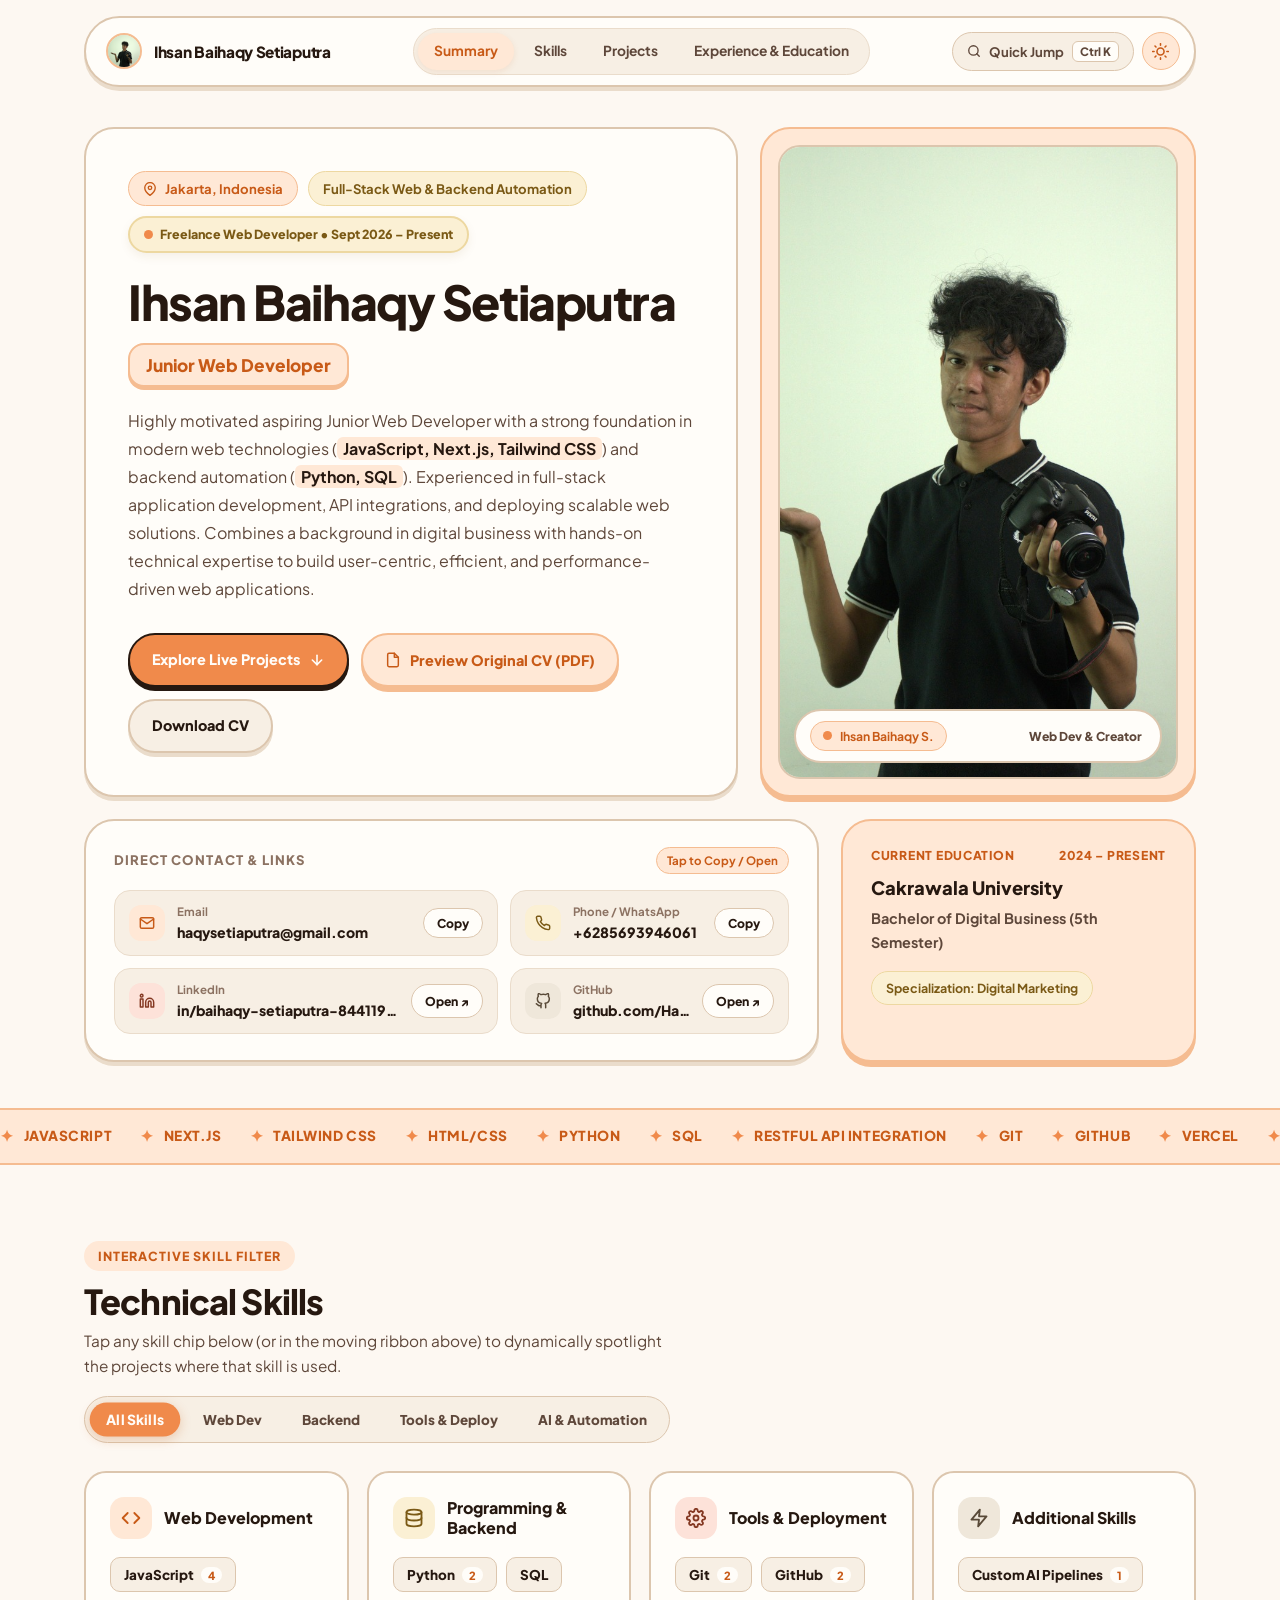
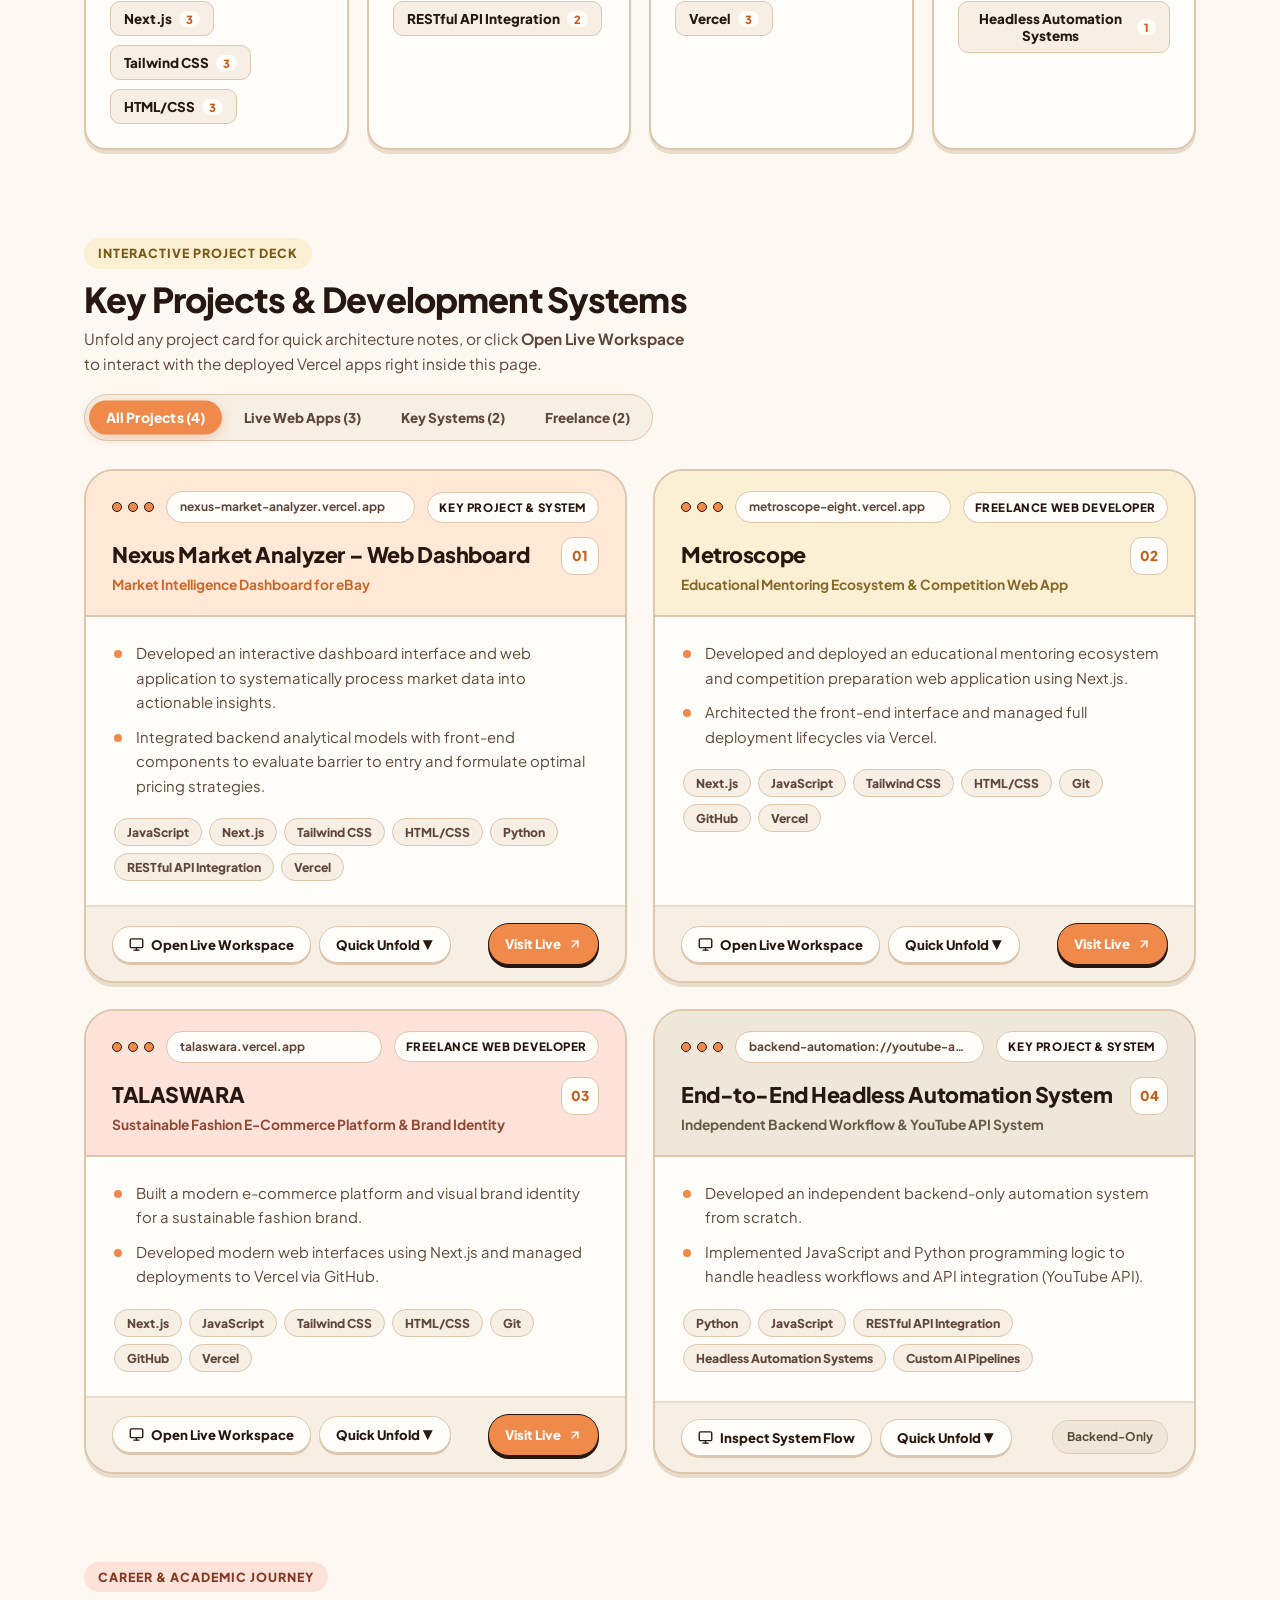
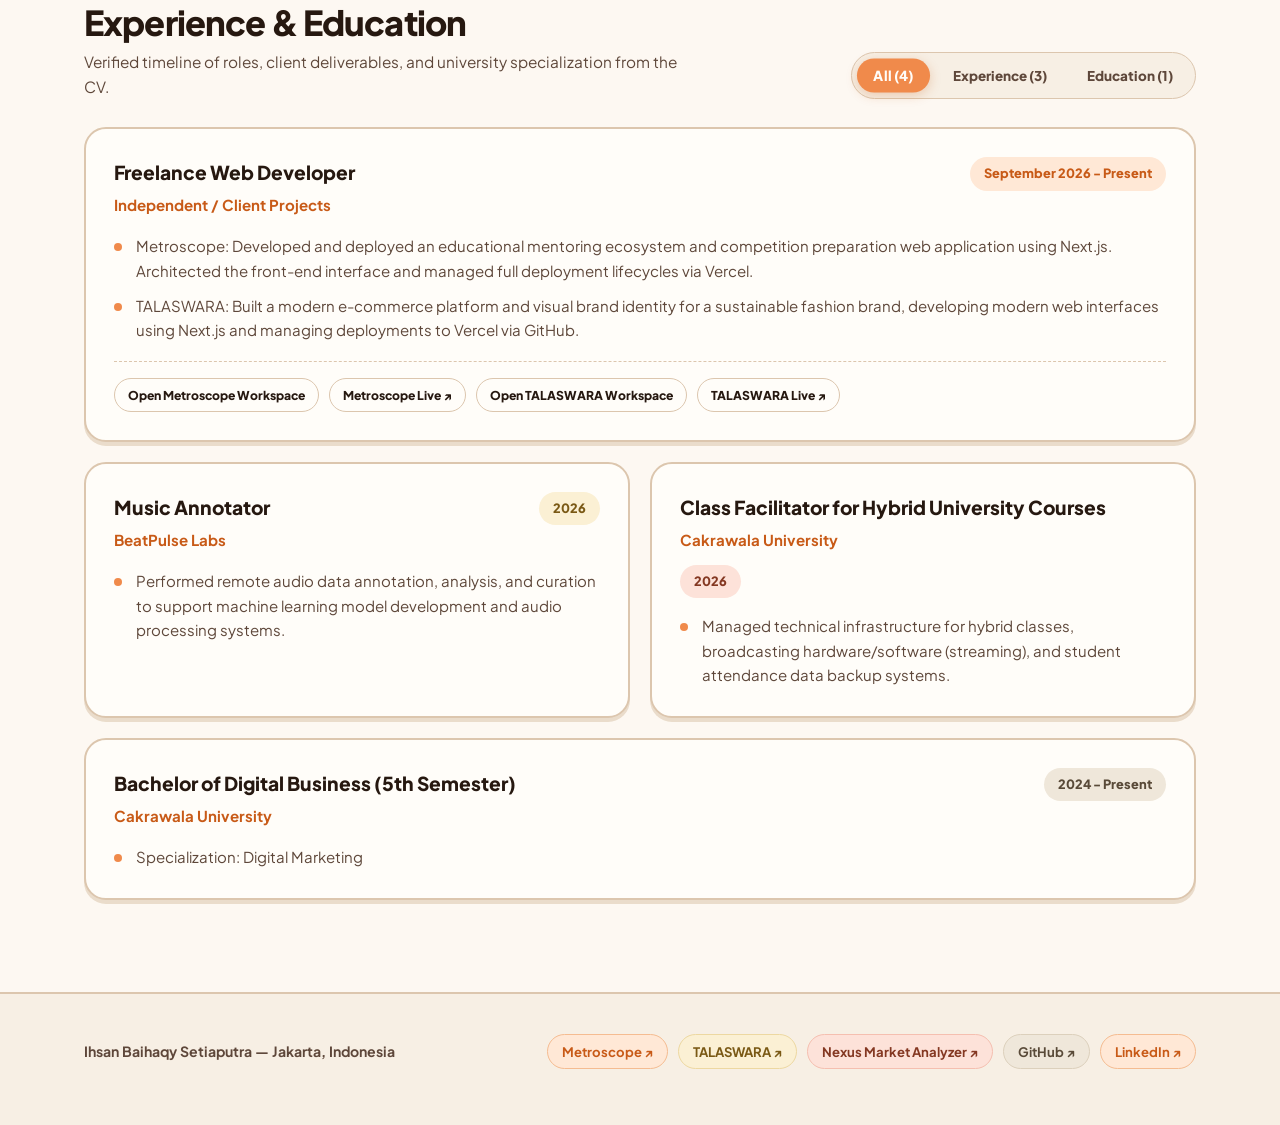
<file: index.html>
<!DOCTYPE html>
<html lang="en">
<head>
  <meta charset="UTF-8" />
  <meta name="viewport" content="width=device-width, initial-scale=1.0" />
  <title>Ihsan Baihaqy Setiaputra — Junior Web Developer Portfolio</title>
  <meta
    name="description"
    content="Interactive portfolio of Ihsan Baihaqy Setiaputra — Junior Web Developer specializing in JavaScript, Next.js, Tailwind CSS, Python, and Backend Automation."
  />
  <!-- Google Fonts: Plus Jakarta Sans -->
  <link rel="preconnect" href="https://fonts.googleapis.com" />
  <link rel="preconnect" href="https://fonts.gstatic.com" crossorigin />
  <link
    href="https://fonts.googleapis.com/css2?family=Plus+Jakarta+Sans:wght@400;500;600;700;800&display=swap"
    rel="stylesheet"
  />
  <link rel="stylesheet" href="styles.css" />
</head>
<body>
  <!-- Fluid Custom Cursor Follower -->
  <div class="cursor-follower" id="cursor-follower" aria-hidden="true"></div>

  <!-- Sticky Pill Navigation Header -->
  <header class="site-header">
    <nav class="nav-bar" aria-label="Primary Navigation">
      <a href="#summary" class="brand-identity">
        <img src="profile.jpg" alt="Ihsan Baihaqy Setiaputra" class="brand-avatar" />
        <span>Ihsan Baihaqy Setiaputra</span>
      </a>

      <div class="nav-links">
        <a href="#summary" class="nav-link active">Summary</a>
        <a href="#skills" class="nav-link">Skills</a>
        <a href="#projects" class="nav-link">Projects</a>
        <a href="#experience" class="nav-link">Experience &amp; Education</a>
      </div>

      <div class="nav-actions">
        <button
          type="button"
          class="cmd-btn"
          id="open-cmd-btn"
          title="Quick Actions &amp; Search (Ctrl+K)"
        >
          <svg width="14" height="14" viewBox="0 0 24 24" fill="none" stroke="currentColor" stroke-width="2.3" stroke-linecap="round" stroke-linejoin="round"><circle cx="11" cy="11" r="8"></circle><line x1="21" y1="21" x2="16.65" y2="16.65"></line></svg>
          <span>Quick Jump</span>
          <span class="kbd-shortcut">Ctrl K</span>
        </button>

        <button
          type="button"
          class="icon-btn"
          id="theme-toggle-btn"
          aria-label="Toggle Pastel Orange Cream / Cozy Terracotta Mode"
          title="Switch Pastel Orange Cream / Cozy Espresso Mode"
        >
          <svg width="17" height="17" viewBox="0 0 24 24" fill="none" stroke="currentColor" stroke-width="2.2" stroke-linecap="round" stroke-linejoin="round"><circle cx="12" cy="12" r="5"></circle><line x1="12" y1="1" x2="12" y2="3"></line><line x1="12" y1="21" x2="12" y2="23"></line><line x1="4.22" y1="4.22" x2="5.64" y2="5.64"></line><line x1="18.36" y1="18.36" x2="19.78" y2="19.78"></line><line x1="1" y1="12" x2="3" y2="12"></line><line x1="21" y1="12" x2="23" y2="12"></line><line x1="4.22" y1="19.78" x2="5.64" y2="18.36"></line><line x1="18.36" y1="5.64" x2="19.78" y2="4.22"></line></svg>
        </button>
      </div>
    </nav>
  </header>

  <main class="container">
    <!-- ======================================================================
         1. PLAYFUL BENTO HERO & PROFESSIONAL SUMMARY SECTION
         ====================================================================== -->
    <section class="hero-section" id="summary">
      <div class="bento-hero-grid">
        <!-- Left Main Bento Card -->
        <div class="hero-bento-main reveal-up">
          <div>
            <div class="hero-badges">
              <span class="pastel-pill pill-orange">
                <svg width="14" height="14" viewBox="0 0 24 24" fill="none" stroke="currentColor" stroke-width="2.3" stroke-linecap="round" stroke-linejoin="round"><path d="M21 10c0 7-9 13-9 13s-9-6-9-13a9 9 0 0 1 18 0z"></path><circle cx="12" cy="10" r="3"></circle></svg>
                <span>Jakarta, Indonesia</span>
              </span>
              <span class="pastel-pill pill-butter">Full-Stack Web &amp; Backend Automation</span>
              <div class="floating-sticker">
                <span class="live-pulse-dot"></span>
                <span>Freelance Web Developer • Sept 2026 – Present</span>
              </div>
            </div>

            <h1 class="hero-title">Ihsan Baihaqy Setiaputra</h1>
            <div class="hero-role-tag">
              <span>Junior Web Developer</span>
            </div>

            <p class="hero-summary">
              Highly motivated aspiring Junior Web Developer with a strong foundation in modern web
              technologies (<strong>JavaScript, Next.js, Tailwind CSS</strong>) and backend automation
              (<strong>Python, SQL</strong>). Experienced in full-stack application development, API
              integrations, and deploying scalable web solutions. Combines a background in digital
              business with hands-on technical expertise to build user-centric, efficient, and
              performance-driven web applications.
            </p>
          </div>

          <div class="hero-cta-row">
            <a href="#projects" class="btn btn-primary">
              <span>Explore Live Projects</span>
              <svg width="16" height="16" viewBox="0 0 24 24" fill="none" stroke="currentColor" stroke-width="2.4" stroke-linecap="round" stroke-linejoin="round"><line x1="12" y1="5" x2="12" y2="19"></line><polyline points="19 12 12 19 5 12"></polyline></svg>
            </a>

            <button type="button" class="btn btn-pastel-orange" id="preview-cv-btn">
              <svg width="16" height="16" viewBox="0 0 24 24" fill="none" stroke="currentColor" stroke-width="2.2" stroke-linecap="round" stroke-linejoin="round"><path d="M14 2H6a2 2 0 0 0-2 2v16a2 2 0 0 0 2 2h12a2 2 0 0 0 2-2V8z"></path><polyline points="14 2 14 8 20 8"></polyline></svg>
              <span>Preview Original CV (PDF)</span>
            </button>

            <a
              href="Ihsan_Baihaqy_Setiaputra_CV.pdf"
              download="Ihsan_Baihaqy_Setiaputra_CV.pdf"
              class="btn btn-cream"
            >
              <span>Download CV</span>
            </a>
          </div>
        </div>

        <!-- Right Portrait Bento Card (Hand gesturing toward intro on the left!) -->
        <div class="profile-portrait-card reveal-up">
          <div class="portrait-frame">
            <img
              src="profile.jpg"
              alt="Portrait of Ihsan Baihaqy Setiaputra"
              class="portrait-img"
            />
            <div class="portrait-caption-bar">
              <span class="pastel-pill pill-orange" style="font-size:0.76rem; padding:4px 12px;">
                <span class="live-pulse-dot"></span>
                <span>Ihsan Baihaqy S.</span>
              </span>
              <span class="portrait-tag">Web Dev &amp; Creator</span>
            </div>
          </div>
        </div>
      </div>

      <!-- Second Bento Row: Direct Contact (2x2 Grid) & Education Tile -->
      <div class="bento-sub-grid">
        <div class="contact-bento-card reveal-up">
          <div class="bento-card-header">
            <h2 class="side-card-title">Direct Contact &amp; Links</h2>
            <span class="pastel-pill pill-orange" style="font-size:0.72rem; padding:3px 10px;">Tap to Copy / Open</span>
          </div>

          <div class="contact-list contact-grid-2x2">
            <!-- Email -->
            <div class="contact-item">
              <div class="contact-item-left">
                <span class="contact-icon-box pill-orange">
                  <svg width="16" height="16" viewBox="0 0 24 24" fill="none" stroke="currentColor" stroke-width="2.2" stroke-linecap="round" stroke-linejoin="round"><path d="M4 4h16c1.1 0 2 .9 2 2v12c0 1.1-.9 2-2 2H4c-1.1 0-2-.9-2-2V6c0-1.1.9-2 2-2z"></path><polyline points="22,6 12,13 2,6"></polyline></svg>
                </span>
                <div class="contact-meta">
                  <span class="contact-label">Email</span>
                  <a href="mailto:haqysetiaputra@gmail.com" class="contact-value">haqysetiaputra@gmail.com</a>
                </div>
              </div>
              <button
                type="button"
                class="contact-action-btn"
                data-copy-value="haqysetiaputra@gmail.com"
                data-copy-label="Copied email: haqysetiaputra@gmail.com"
              >
                Copy
              </button>
            </div>

            <!-- Phone -->
            <div class="contact-item">
              <div class="contact-item-left">
                <span class="contact-icon-box pill-butter">
                  <svg width="16" height="16" viewBox="0 0 24 24" fill="none" stroke="currentColor" stroke-width="2.2" stroke-linecap="round" stroke-linejoin="round"><path d="M22 16.92v3a2 2 0 0 1-2.18 2 19.79 19.79 0 0 1-8.63-3.07 19.5 19.5 0 0 1-6-6 19.79 19.79 0 0 1-3.07-8.67A2 2 0 0 1 4.11 2h3a2 2 0 0 1 2 1.72 12.84 12.84 0 0 0 .7 2.81 2 2 0 0 1-.45 2.11L8.09 9.91a16 16 0 0 0 6 6l1.27-1.27a2 2 0 0 1 2.11-.45 12.84 12.84 0 0 0 2.81.7A2 2 0 0 1 22 16.92z"></path></svg>
                </span>
                <div class="contact-meta">
                  <span class="contact-label">Phone / WhatsApp</span>
                  <a href="tel:+6285693946061" class="contact-value">+6285693946061</a>
                </div>
              </div>
              <button
                type="button"
                class="contact-action-btn"
                data-copy-value="+6285693946061"
                data-copy-label="Copied phone: +6285693946061"
              >
                Copy
              </button>
            </div>

            <!-- LinkedIn -->
            <div class="contact-item">
              <div class="contact-item-left">
                <span class="contact-icon-box pill-apricot">
                  <svg width="16" height="16" viewBox="0 0 24 24" fill="none" stroke="currentColor" stroke-width="2.2" stroke-linecap="round" stroke-linejoin="round"><path d="M16 8a6 6 0 0 1 6 6v7h-4v-7a2 2 0 0 0-2-2 2 2 0 0 0-2 2v7h-4v-7a6 6 0 0 1 6-6z"></path><rect x="2" y="9" width="4" height="12"></rect><circle cx="4" cy="4" r="2"></circle></svg>
                </span>
                <div class="contact-meta">
                  <span class="contact-label">LinkedIn</span>
                  <a
                    href="https://www.linkedin.com/in/baihaqy-setiaputra-844119328/"
                    target="_blank"
                    rel="noopener noreferrer"
                    class="contact-value"
                  >
                    in/baihaqy-setiaputra-844119328
                  </a>
                </div>
              </div>
              <a
                href="https://www.linkedin.com/in/baihaqy-setiaputra-844119328/"
                target="_blank"
                rel="noopener noreferrer"
                class="contact-action-btn"
              >
                Open ↗
              </a>
            </div>

            <!-- GitHub -->
            <div class="contact-item">
              <div class="contact-item-left">
                <span class="contact-icon-box pill-sand">
                  <svg width="16" height="16" viewBox="0 0 24 24" fill="none" stroke="currentColor" stroke-width="2.2" stroke-linecap="round" stroke-linejoin="round"><path d="M9 19c-5 1.5-5-2.5-7-3m14 6v-3.87a3.37 3.37 0 0 0-.94-2.61c3.14-.35 6.44-1.54 6.44-7A5.44 5.44 0 0 0 20 4.77 5.07 5.07 0 0 0 19.91 1S18.73.65 16 2.48a13.38 13.38 0 0 0-7 0C6.27.65 5.09 1 5.09 1A5.07 5.07 0 0 0 5 4.77a5.44 5.44 0 0 0-1.5 3.78c0 5.42 3.3 6.61 6.44 7A3.37 3.37 0 0 0 9 18.13V22"></path></svg>
                </span>
                <div class="contact-meta">
                  <span class="contact-label">GitHub</span>
                  <a
                    href="https://github.com/Haqys"
                    target="_blank"
                    rel="noopener noreferrer"
                    class="contact-value"
                  >
                    github.com/Haqys
                  </a>
                </div>
              </div>
              <a
                href="https://github.com/Haqys"
                target="_blank"
                rel="noopener noreferrer"
                class="contact-action-btn"
              >
                Open ↗
              </a>
            </div>
          </div>
        </div>

        <!-- Education Bento Tile -->
        <div class="education-bento-card reveal-up">
          <div>
            <div class="edu-mini-header">
              <span>Current Education</span>
              <span>2024 – Present</span>
            </div>
            <div class="edu-mini-uni">Cakrawala University</div>
            <div class="edu-mini-degree">
              Bachelor of Digital Business (5th Semester)
            </div>
          </div>
          <div style="margin-top:16px;">
            <span class="pastel-pill pill-butter" style="font-size:0.78rem;">
              Specialization: Digital Marketing
            </span>
          </div>
        </div>
      </div>
    </section>
  </main>

  <!-- ========================================================================
       INTERACTIVE KINETIC SKILL MARQUEE RIBBON (Click any item to filter!)
       ======================================================================== -->
  <div class="marquee-wrapper" aria-label="Interactive Technical Skills Ticker">
    <div class="marquee-track" id="skill-marquee-track"></div>
  </div>

  <main class="container">
    <!-- ======================================================================
         2. INTERACTIVE TECHNICAL SKILLS PLAYGROUND
         ====================================================================== -->
    <section class="section-block" id="skills">
      <div class="section-header reveal-up">
        <div>
          <span class="section-eyebrow pill-orange">Interactive Skill Filter</span>
          <h2 class="section-title">Technical Skills</h2>
          <p class="section-subtitle">
            Tap any skill chip below (or in the moving ribbon above) to dynamically spotlight the projects where that skill is used.
          </p>
        </div>

        <div class="category-tabs" role="tablist" aria-label="Skill Categories">
          <button type="button" class="tab-btn active" data-skill-group-tab="all">All Skills</button>
          <button type="button" class="tab-btn" data-skill-group-tab="web-dev">Web Dev</button>
          <button type="button" class="tab-btn" data-skill-group-tab="backend">Backend</button>
          <button type="button" class="tab-btn" data-skill-group-tab="tools">Tools &amp; Deploy</button>
          <button type="button" class="tab-btn" data-skill-group-tab="additional">AI &amp; Automation</button>
        </div>
      </div>

      <!-- Active Skill Filter Indicator Banner -->
      <div class="active-skill-banner" id="active-skill-banner">
        <span id="active-skill-banner-text"></span>
        <button type="button" class="clear-skill-btn" id="clear-skill-filter-btn">
          Reset Filter ✕
        </button>
      </div>

      <div class="skills-grid" id="skills-grid-container"></div>
    </section>

    <!-- ======================================================================
         3. KEY PROJECTS, FREELANCE WORK & DEVELOPMENT SYSTEMS
         ====================================================================== -->
    <section class="section-block" id="projects">
      <div class="section-header reveal-up">
        <div>
          <span class="section-eyebrow pill-butter">Interactive Project Deck</span>
          <h2 class="section-title">Key Projects &amp; Development Systems</h2>
          <p class="section-subtitle">
            Unfold any project card for quick architecture notes, or click
            <strong>Open Live Workspace</strong> to interact with the deployed Vercel apps right inside this page.
          </p>
        </div>

        <div class="category-tabs" role="tablist" aria-label="Project Filter">
          <button type="button" class="tab-btn active" data-project-tab="all">All Projects (4)</button>
          <button type="button" class="tab-btn" data-project-tab="live">Live Web Apps (3)</button>
          <button type="button" class="tab-btn" data-project-tab="key-systems">Key Systems (2)</button>
          <button type="button" class="tab-btn" data-project-tab="freelance">Freelance (2)</button>
        </div>
      </div>

      <div class="projects-grid" id="projects-grid-container"></div>
    </section>

    <!-- ======================================================================
         4. EXPERIENCE & EDUCATION STEPPING CARDS
         ====================================================================== -->
    <section class="section-block" id="experience">
      <div class="section-header reveal-up">
        <div>
          <span class="section-eyebrow pill-apricot">Career &amp; Academic Journey</span>
          <h2 class="section-title">Experience &amp; Education</h2>
          <p class="section-subtitle">
            Verified timeline of roles, client deliverables, and university specialization from the CV.
          </p>
        </div>

        <div class="category-tabs" role="tablist" aria-label="Timeline Filter">
          <button type="button" class="tab-btn active" data-timeline-tab="all">All (4)</button>
          <button type="button" class="tab-btn" data-timeline-tab="experience">Experience (3)</button>
          <button type="button" class="tab-btn" data-timeline-tab="education">Education (1)</button>
        </div>
      </div>

      <div class="timeline-layout" id="timeline-list-container"></div>
    </section>
  </main>

  <!-- ========================================================================
       FOOTER
       ======================================================================== -->
  <footer class="site-footer">
    <div class="container footer-inner">
      <div>
        <p class="footer-copy">
          <strong>Ihsan Baihaqy Setiaputra</strong> — Jakarta, Indonesia
        </p>
      </div>

      <div class="footer-links">
        <a
          href="https://metroscope-eight.vercel.app/"
          target="_blank"
          rel="noopener noreferrer"
          class="pastel-pill pill-orange"
        >
          Metroscope ↗
        </a>
        <a
          href="https://talaswara.vercel.app/"
          target="_blank"
          rel="noopener noreferrer"
          class="pastel-pill pill-butter"
        >
          TALASWARA ↗
        </a>
        <a
          href="https://nexus-market-analyzer.vercel.app/"
          target="_blank"
          rel="noopener noreferrer"
          class="pastel-pill pill-apricot"
        >
          Nexus Market Analyzer ↗
        </a>
        <a
          href="https://github.com/Haqys"
          target="_blank"
          rel="noopener noreferrer"
          class="pastel-pill pill-sand"
        >
          GitHub ↗
        </a>
        <a
          href="https://www.linkedin.com/in/baihaqy-setiaputra-844119328/"
          target="_blank"
          rel="noopener noreferrer"
          class="pastel-pill pill-orange"
        >
          LinkedIn ↗
        </a>
      </div>
    </div>
  </footer>

  <!-- ========================================================================
       INTERACTIVE WORKSPACE MODAL (LIVE APP IFRAME / ARCHITECTURE / CV PDF)
       ======================================================================== -->
  <div class="modal-backdrop" id="workspace-modal" role="dialog" aria-modal="true" aria-labelledby="modal-title-text">
    <div class="modal-window">
      <div class="modal-toolbar">
        <div class="modal-title-group">
          <span class="brand-monogram">IBS</span>
          <h3 class="modal-title" id="modal-title-text">Project Preview</h3>
        </div>

        <div class="viewport-switcher" id="modal-viewport-switcher">
          <button type="button" class="vp-btn active" data-vp="desktop">Desktop</button>
          <button type="button" class="vp-btn" data-vp="tablet">Tablet (768px)</button>
          <button type="button" class="vp-btn" data-vp="mobile">Mobile (390px)</button>
        </div>

        <div class="modal-actions">
          <a
            href="#"
            target="_blank"
            rel="noopener noreferrer"
            class="project-btn project-btn-live"
            id="modal-external-link"
          >
            <span>Open in New Tab ↗</span>
          </a>
          <button
            type="button"
            class="modal-close-btn"
            id="modal-close-btn"
            aria-label="Close Preview Modal"
          >
            ✕
          </button>
        </div>
      </div>

      <div class="modal-content-stage" id="modal-stage-container"></div>
    </div>
  </div>

  <!-- ========================================================================
       COMMAND PALETTE MODAL (Ctrl+K)
       ======================================================================== -->
  <div class="cmd-backdrop" id="cmd-backdrop" role="dialog" aria-modal="true" aria-label="Quick Jump Palette">
    <div class="cmd-dialog">
      <div class="cmd-input-wrap">
        <svg width="18" height="18" viewBox="0 0 24 24" fill="none" stroke="currentColor" stroke-width="2.2" stroke-linecap="round" stroke-linejoin="round"><circle cx="11" cy="11" r="8"></circle><line x1="21" y1="21" x2="16.65" y2="16.65"></line></svg>
        <input
          type="text"
          class="cmd-input"
          id="cmd-search-input"
          placeholder="Jump to a live project, preview CV, or copy contact info..."
          autocomplete="off"
        />
      </div>
      <div class="cmd-results" id="cmd-results-list"></div>
    </div>
  </div>

  <!-- Toast Notification -->
  <div class="toast-notification" id="toast-notification" role="status" aria-live="polite"></div>

  <script src="script.js"></script>
</body>
</html>
</file>
<file: styles.css>
/* ==========================================================================
   Ihsan Baihaqy Setiaputra — Interactive Portfolio
   Theme: Pastel Orange & Warm Cream (Strictly No Gradients)
   Typography: Plus Jakarta Sans
   Motion: Fluid Spring & Tactile Micro-Interactions
   ========================================================================== */

:root {
  /* Warm Cream Surfaces */
  --cream-canvas: #FDF8F2;
  --cream-soft: #F7EFE4;
  --cream-biscuit: #EFE3D3;
  --cream-card: #FFFDF9;
  --cream-card-hover: #FFFFFF;

  /* Pastel Orange & Apricot Palette (Solid, Flat, Smooth) */
  --orange-pastel-light: #FFE8D6;
  --orange-pastel-mid: #FFD4B2;
  --orange-pastel-border: #F5BC91;
  --orange-pastel-accent: #F08A4B;
  --orange-pastel-deep: #C85A17;

  /* Complementary Warm Cream-Toned Accents (Zero Gradients) */
  --butter-cream-bg: #FBF0D4;
  --butter-cream-border: #EDD8A1;
  --butter-cream-text: #7A5915;

  --apricot-blush-bg: #FDE2D9;
  --apricot-blush-border: #F5BFB0;
  --apricot-blush-text: #843822;

  --warm-sand-bg: #EFE7DA;
  --warm-sand-border: #DCD0BC;
  --warm-sand-text: #594A38;

  /* Warm Espresso Ink Typography */
  --ink-primary: #261810;
  --ink-secondary: #5E473A;
  --ink-muted: #8C7262;

  /* Borders & Tactile Offset Shadows (Solid, Playful, Clean) */
  --border-light: #EADCCB;
  --border-medium: #DCC6AE;
  --border-strong: #261810;

  --shadow-soft: 0 8px 24px rgba(38, 24, 16, 0.05);
  --shadow-float: 0 18px 38px rgba(200, 90, 23, 0.10);
  --shadow-tactile: 0 4px 0 #EADCCB;
  --shadow-tactile-orange: 0 5px 0 #F5BC91;
  --shadow-tactile-dark: 0 4px 0 #261810;

  /* Radii */
  --radius-xs: 10px;
  --radius-sm: 16px;
  --radius-md: 22px;
  --radius-lg: 30px;
  --radius-pill: 9999px;

  /* Fluid Spring Easings */
  --ease-spring: cubic-bezier(0.34, 1.56, 0.64, 1);
  --ease-fluid: cubic-bezier(0.22, 1, 0.36, 1);
  --ease-snappy: cubic-bezier(0.16, 1, 0.3, 1);
}

/* Warm Espresso / Cozy Terracotta Night Mode */
[data-theme="cozy-night"] {
  --cream-canvas: #1E1510;
  --cream-soft: #281C16;
  --cream-biscuit: #35261E;
  --cream-card: #241913;
  --cream-card-hover: #2D2019;

  --orange-pastel-light: #3E271B;
  --orange-pastel-mid: #523221;
  --orange-pastel-border: #7A492E;
  --orange-pastel-accent: #F4975E;
  --orange-pastel-deep: #FFBE94;

  --butter-cream-bg: #362C1A;
  --butter-cream-border: #594728;
  --butter-cream-text: #F7DFA0;

  --apricot-blush-bg: #3B231D;
  --apricot-blush-border: #63382E;
  --apricot-blush-text: #F9C3B4;

  --warm-sand-bg: #30251D;
  --warm-sand-border: #4A392D;
  --warm-sand-text: #DFCFC0;

  --ink-primary: #FDF8F2;
  --ink-secondary: #D4C2B4;
  --ink-muted: #9E8878;

  --border-light: #382820;
  --border-medium: #4F392D;
  --border-strong: #F4975E;

  --shadow-tactile: 0 4px 0 #382820;
  --shadow-tactile-orange: 0 5px 0 #7A492E;
  --shadow-tactile-dark: 0 4px 0 #F4975E;
}

/* ==========================================================================
   Reset & Base
   ========================================================================== */
*,
*::before,
*::after {
  box-sizing: border-box;
  margin: 0;
  padding: 0;
}

html {
  scroll-behavior: smooth;
  scroll-padding-top: 100px;
}

body {
  font-family: 'Plus Jakarta Sans', -apple-system, BlinkMacSystemFont, sans-serif;
  background-color: var(--cream-canvas);
  color: var(--ink-primary);
  line-height: 1.65;
  font-size: 16px;
  overflow-x: hidden;
  -webkit-font-smoothing: antialiased;
  transition: background-color 0.4s var(--ease-fluid), color 0.4s var(--ease-fluid);
}

a {
  color: inherit;
  text-decoration: none;
}

button,
input {
  font-family: inherit;
  font-size: inherit;
  border: none;
  background: none;
  color: inherit;
}

button {
  cursor: pointer;
}

ul {
  list-style: none;
}

.container {
  max-width: 1160px;
  margin: 0 auto;
  padding: 0 24px;
}

/* ==========================================================================
   Fluid Custom Cursor Follower (Desktop Only)
   ========================================================================== */
.cursor-follower {
  position: fixed;
  top: 0;
  left: 0;
  width: 28px;
  height: 28px;
  border-radius: 50%;
  background-color: var(--orange-pastel-mid);
  border: 2px solid var(--orange-pastel-accent);
  pointer-events: none;
  z-index: 9999;
  opacity: 0;
  transform: translate3d(-100px, -100px, 0) scale(1);
  transition: width 0.28s var(--ease-spring),
              height 0.28s var(--ease-spring),
              background-color 0.25s var(--ease-fluid),
              opacity 0.25s var(--ease-fluid);
}

.cursor-follower.active {
  opacity: 0.45;
}

.cursor-follower.hovered {
  width: 48px;
  height: 48px;
  background-color: var(--orange-pastel-light);
  opacity: 0.65;
}

@media (hover: none), (max-width: 900px) {
  .cursor-follower {
    display: none;
  }
}

/* ==========================================================================
   Fluid Entrance & Scroll Reveal Keyframes
   ========================================================================== */
@keyframes floatBob {
  0%, 100% {
    transform: translateY(0px) rotate(0deg);
  }
  50% {
    transform: translateY(-6px) rotate(1.5deg);
  }
}

@keyframes pulseRing {
  0% {
    transform: scale(0.95);
    box-shadow: 0 0 0 0 rgba(240, 138, 75, 0.55);
  }
  70% {
    transform: scale(1);
    box-shadow: 0 0 0 8px rgba(240, 138, 75, 0);
  }
  100% {
    transform: scale(0.95);
    box-shadow: 0 0 0 0 rgba(240, 138, 75, 0);
  }
}

@keyframes marqueeScroll {
  0% {
    transform: translateX(0);
  }
  100% {
    transform: translateX(-50%);
  }
}

.reveal-up {
  opacity: 0;
  transform: translateY(28px) scale(0.98);
  transition: opacity 0.65s var(--ease-fluid),
              transform 0.65s var(--ease-spring);
}

.reveal-up.in-view {
  opacity: 1;
  transform: translateY(0) scale(1);
}

/* ==========================================================================
   Floating Pill Header Navigation
   ========================================================================== */
.site-header {
  position: sticky;
  top: 16px;
  z-index: 120;
  max-width: 1160px;
  margin: 16px auto 0;
  padding: 0 24px;
}

.nav-bar {
  display: flex;
  align-items: center;
  justify-content: space-between;
  background-color: var(--cream-card);
  border: 2px solid var(--border-medium);
  border-radius: var(--radius-pill);
  padding: 10px 14px 10px 20px;
  box-shadow: var(--shadow-tactile);
  transition: transform 0.3s var(--ease-spring),
              background-color 0.3s var(--ease-fluid);
}

.brand-identity {
  display: flex;
  align-items: center;
  gap: 12px;
  font-weight: 800;
  font-size: 0.96rem;
  letter-spacing: -0.02em;
}

.brand-monogram,
.brand-avatar {
  width: 36px;
  height: 36px;
  border-radius: 50%;
  background-color: var(--orange-pastel-light);
  border: 2px solid var(--orange-pastel-border);
  color: var(--orange-pastel-deep);
  display: inline-flex;
  align-items: center;
  justify-content: center;
  font-weight: 800;
  font-size: 0.82rem;
  object-fit: cover;
  object-position: center 20%;
  transition: transform 0.35s var(--ease-spring);
}

.brand-identity:hover .brand-monogram,
.brand-identity:hover .brand-avatar {
  transform: rotate(-10deg) scale(1.12);
}

.nav-links {
  display: flex;
  align-items: center;
  gap: 4px;
  background-color: var(--cream-soft);
  padding: 4px;
  border-radius: var(--radius-pill);
  border: 1px solid var(--border-light);
}

.nav-link {
  padding: 7px 16px;
  border-radius: var(--radius-pill);
  font-size: 0.86rem;
  font-weight: 700;
  color: var(--ink-secondary);
  transition: all 0.3s var(--ease-spring);
}

.nav-link:hover {
  color: var(--ink-primary);
  transform: translateY(-1px);
}

.nav-link.active {
  background-color: var(--orange-pastel-light);
  color: var(--orange-pastel-deep);
  box-shadow: 0 2px 6px rgba(200, 90, 23, 0.1);
}

.nav-actions {
  display: flex;
  align-items: center;
  gap: 8px;
}

.cmd-btn {
  display: inline-flex;
  align-items: center;
  gap: 8px;
  padding: 8px 14px;
  border-radius: var(--radius-pill);
  background-color: var(--cream-soft);
  border: 1.5px solid var(--border-medium);
  font-size: 0.82rem;
  font-weight: 700;
  color: var(--ink-secondary);
  transition: all 0.3s var(--ease-spring);
}

.cmd-btn:hover {
  background-color: var(--orange-pastel-light);
  border-color: var(--orange-pastel-border);
  color: var(--orange-pastel-deep);
  transform: translateY(-2px);
}

.kbd-shortcut {
  font-size: 0.72rem;
  font-weight: 800;
  padding: 2px 7px;
  border-radius: 6px;
  background-color: var(--cream-card);
  border: 1px solid var(--border-medium);
}

.icon-btn {
  width: 38px;
  height: 38px;
  border-radius: 50%;
  background-color: var(--orange-pastel-light);
  border: 1.5px solid var(--orange-pastel-border);
  color: var(--orange-pastel-deep);
  display: inline-flex;
  align-items: center;
  justify-content: center;
  transition: transform 0.35s var(--ease-spring),
              background-color 0.25s var(--ease-fluid);
}

.icon-btn:hover {
  transform: rotate(22deg) scale(1.1);
  background-color: var(--orange-pastel-mid);
}

/* ==========================================================================
   Playful Bento Hero Section
   ========================================================================== */
.hero-section {
  padding: 40px 0 28px;
}

.bento-hero-grid {
  display: grid;
  grid-template-columns: 1.5fr 1fr;
  gap: 22px;
  align-items: stretch;
}

.hero-bento-main {
  background-color: var(--cream-card);
  border: 2px solid var(--border-medium);
  border-radius: var(--radius-lg);
  padding: 42px;
  box-shadow: var(--shadow-tactile);
  position: relative;
  display: flex;
  flex-direction: column;
  justify-content: space-between;
  transition: transform 0.35s var(--ease-spring),
              border-color 0.3s var(--ease-fluid);
}

.hero-bento-main:hover {
  border-color: var(--orange-pastel-border);
}

/* Floating Playful Sticker Badge (In-Flow, Zero Overlap) */
.floating-sticker {
  background-color: var(--butter-cream-bg);
  border: 2px solid var(--butter-cream-border);
  color: var(--butter-cream-text);
  padding: 6px 14px;
  border-radius: var(--radius-pill);
  font-size: 0.78rem;
  font-weight: 800;
  display: inline-flex;
  align-items: center;
  gap: 7px;
  animation: floatBob 4s ease-in-out infinite;
  box-shadow: 0 4px 10px rgba(122, 89, 21, 0.08);
}

.hero-badges {
  display: flex;
  flex-wrap: wrap;
  align-items: center;
  gap: 10px;
  margin-bottom: 22px;
}

.pastel-pill {
  display: inline-flex;
  align-items: center;
  gap: 8px;
  padding: 6px 14px;
  border-radius: var(--radius-pill);
  font-size: 0.82rem;
  font-weight: 700;
  border: 1.5px solid transparent;
  transition: transform 0.25s var(--ease-spring);
}

.pastel-pill:hover {
  transform: scale(1.04);
}

.pill-orange {
  background-color: var(--orange-pastel-light);
  border-color: var(--orange-pastel-border);
  color: var(--orange-pastel-deep);
}

.pill-butter {
  background-color: var(--butter-cream-bg);
  border-color: var(--butter-cream-border);
  color: var(--butter-cream-text);
}

.pill-apricot {
  background-color: var(--apricot-blush-bg);
  border-color: var(--apricot-blush-border);
  color: var(--apricot-blush-text);
}

.pill-sand {
  background-color: var(--warm-sand-bg);
  border-color: var(--warm-sand-border);
  color: var(--warm-sand-text);
}

.live-pulse-dot {
  width: 9px;
  height: 9px;
  border-radius: 50%;
  background-color: var(--orange-pastel-accent);
  animation: pulseRing 2s infinite;
}

.hero-title {
  font-size: clamp(2.1rem, 3.8vw, 3rem);
  font-weight: 800;
  line-height: 1.12;
  letter-spacing: -0.03em;
  margin-bottom: 14px;
}

.hero-role-tag {
  display: inline-flex;
  align-items: center;
  gap: 8px;
  font-size: 1.08rem;
  font-weight: 800;
  color: var(--orange-pastel-deep);
  background-color: var(--orange-pastel-light);
  border: 2px solid var(--orange-pastel-border);
  padding: 6px 16px;
  border-radius: var(--radius-sm);
  margin-bottom: 20px;
  box-shadow: 0 3px 0 var(--orange-pastel-border);
}

.hero-summary {
  font-size: 1rem;
  color: var(--ink-secondary);
  line-height: 1.75;
  margin-bottom: 30px;
}

.hero-summary strong {
  color: var(--ink-primary);
  background-color: var(--orange-pastel-light);
  padding: 1px 6px;
  border-radius: 6px;
}

.hero-cta-row {
  display: flex;
  flex-wrap: wrap;
  gap: 12px;
}

/* Tactile Bouncy Buttons */
.btn {
  display: inline-flex;
  align-items: center;
  justify-content: center;
  gap: 9px;
  padding: 13px 22px;
  border-radius: var(--radius-pill);
  font-weight: 800;
  font-size: 0.9rem;
  transition: transform 0.28s var(--ease-spring),
              background-color 0.25s var(--ease-fluid),
              box-shadow 0.28s var(--ease-spring);
}

.btn:hover {
  transform: translateY(-3px) scale(1.02);
}

.btn:active {
  transform: translateY(1px) scale(0.98);
}

.btn-primary {
  background-color: var(--orange-pastel-accent);
  color: #FFFDF9;
  border: 2px solid var(--ink-primary);
  box-shadow: var(--shadow-tactile-dark);
}

.btn-primary:hover {
  background-color: var(--orange-pastel-deep);
}

.btn-pastel-orange {
  background-color: var(--orange-pastel-light);
  color: var(--orange-pastel-deep);
  border: 2px solid var(--orange-pastel-border);
  box-shadow: var(--shadow-tactile-orange);
}

.btn-pastel-orange:hover {
  background-color: var(--orange-pastel-mid);
}

.btn-cream {
  background-color: var(--cream-soft);
  color: var(--ink-primary);
  border: 2px solid var(--border-medium);
  box-shadow: var(--shadow-tactile);
}

.btn-cream:hover {
  background-color: var(--butter-cream-bg);
  border-color: var(--butter-cream-border);
}

/* Right Portrait Bento Card & Second Bento Row */
.profile-portrait-card {
  background-color: var(--orange-pastel-light);
  border: 2px solid var(--orange-pastel-border);
  border-radius: var(--radius-lg);
  padding: 16px;
  box-shadow: var(--shadow-tactile-orange);
  display: flex;
  flex-direction: column;
  transition: transform 0.4s var(--ease-spring),
              box-shadow 0.4s var(--ease-spring);
}

.profile-portrait-card:hover {
  transform: translateY(-5px) rotate(1deg);
  box-shadow: 0 10px 0 var(--orange-pastel-border), var(--shadow-float);
}

.portrait-frame {
  position: relative;
  width: 100%;
  height: 100%;
  min-height: 360px;
  border-radius: var(--radius-md);
  overflow: hidden;
  border: 2px solid var(--border-medium);
  background-color: var(--cream-soft);
  display: flex;
  flex-direction: column;
  justify-content: flex-end;
}

.portrait-img {
  position: absolute;
  inset: 0;
  width: 100%;
  height: 100%;
  object-fit: cover;
  object-position: center 18%;
  transition: transform 0.55s var(--ease-spring);
}

.profile-portrait-card:hover .portrait-img {
  transform: scale(1.04);
}

.portrait-caption-bar {
  position: relative;
  z-index: 2;
  margin: 14px;
  padding: 10px 14px;
  background-color: var(--cream-card);
  border: 2px solid var(--border-medium);
  border-radius: var(--radius-pill);
  display: flex;
  align-items: center;
  justify-content: space-between;
  gap: 10px;
  box-shadow: var(--shadow-soft);
}

.portrait-tag {
  font-size: 0.76rem;
  font-weight: 800;
  color: var(--ink-secondary);
  padding-right: 4px;
}

.bento-sub-grid {
  display: grid;
  grid-template-columns: 1.5fr 1fr;
  gap: 22px;
  margin-top: 22px;
  align-items: stretch;
}

.contact-bento-card {
  background-color: var(--cream-card);
  border: 2px solid var(--border-medium);
  border-radius: var(--radius-lg);
  padding: 26px 28px;
  box-shadow: var(--shadow-tactile);
  display: flex;
  flex-direction: column;
  justify-content: space-between;
}

.bento-card-header {
  display: flex;
  align-items: center;
  justify-content: space-between;
  margin-bottom: 16px;
}

.side-card-title {
  font-size: 0.82rem;
  font-weight: 800;
  text-transform: uppercase;
  letter-spacing: 0.08em;
  color: var(--ink-muted);
}

.contact-list {
  display: flex;
  flex-direction: column;
  gap: 10px;
}

.contact-grid-2x2 {
  display: grid;
  grid-template-columns: repeat(2, 1fr);
  gap: 12px;
}

.contact-item {
  display: flex;
  align-items: center;
  justify-content: space-between;
  gap: 10px;
  padding: 11px 14px;
  border-radius: var(--radius-sm);
  background-color: var(--cream-soft);
  border: 1.5px solid var(--border-light);
  transition: transform 0.28s var(--ease-spring),
              background-color 0.25s var(--ease-fluid),
              border-color 0.25s var(--ease-fluid);
}

.contact-item:hover {
  transform: translateX(5px);
  background-color: var(--orange-pastel-light);
  border-color: var(--orange-pastel-border);
}

.contact-item-left {
  display: flex;
  align-items: center;
  gap: 12px;
  min-width: 0;
}

.contact-icon-box {
  width: 36px;
  height: 36px;
  border-radius: 12px;
  display: inline-flex;
  align-items: center;
  justify-content: center;
  flex-shrink: 0;
}

.contact-meta {
  min-width: 0;
}

.contact-label {
  display: block;
  font-size: 0.72rem;
  font-weight: 700;
  color: var(--ink-muted);
}

.contact-value {
  display: block;
  font-size: 0.88rem;
  font-weight: 800;
  color: var(--ink-primary);
  white-space: nowrap;
  overflow: hidden;
  text-overflow: ellipsis;
}

.contact-action-btn {
  padding: 6px 13px;
  border-radius: var(--radius-pill);
  font-size: 0.76rem;
  font-weight: 800;
  background-color: var(--cream-card);
  border: 1.5px solid var(--border-medium);
  color: var(--ink-primary);
  flex-shrink: 0;
  transition: all 0.25s var(--ease-spring);
}

.contact-action-btn:hover {
  background-color: var(--orange-pastel-accent);
  border-color: var(--ink-primary);
  color: #FFFDF9;
  transform: scale(1.06);
}

/* Education Bento Card */
.education-bento-card {
  background-color: var(--orange-pastel-light);
  border: 2px solid var(--orange-pastel-border);
  border-radius: var(--radius-lg);
  padding: 24px 28px;
  color: var(--ink-primary);
  box-shadow: var(--shadow-tactile-orange);
  position: relative;
  overflow: hidden;
  transition: transform 0.32s var(--ease-spring);
}

.education-bento-card:hover {
  transform: translateY(-4px) rotate(-0.5deg);
}

.edu-mini-header {
  display: flex;
  align-items: center;
  justify-content: space-between;
  margin-bottom: 8px;
  font-size: 0.76rem;
  font-weight: 800;
  text-transform: uppercase;
  letter-spacing: 0.06em;
  color: var(--orange-pastel-deep);
}

.edu-mini-uni {
  font-size: 1.15rem;
  font-weight: 800;
  margin-bottom: 4px;
}

.edu-mini-degree {
  font-size: 0.9rem;
  font-weight: 700;
  color: var(--ink-secondary);
}

/* ==========================================================================
   Kinetic Skill Marquee Ticker (Fun Interactive Ribbon)
   ========================================================================== */
.marquee-wrapper {
  margin: 18px 0 32px;
  background-color: var(--orange-pastel-light);
  border-top: 2px solid var(--orange-pastel-border);
  border-bottom: 2px solid var(--orange-pastel-border);
  padding: 13px 0;
  overflow: hidden;
  user-select: none;
}

.marquee-track {
  display: flex;
  width: max-content;
  animation: marqueeScroll 28s linear infinite;
}

.marquee-wrapper:hover .marquee-track {
  animation-play-state: paused;
}

.marquee-group {
  display: flex;
  align-items: center;
  gap: 28px;
  padding-right: 28px;
}

.marquee-item {
  display: inline-flex;
  align-items: center;
  gap: 10px;
  font-size: 0.86rem;
  font-weight: 800;
  letter-spacing: 0.04em;
  text-transform: uppercase;
  color: var(--orange-pastel-deep);
  cursor: pointer;
  transition: transform 0.25s var(--ease-spring);
}

.marquee-item:hover {
  transform: scale(1.1);
}

.marquee-star {
  color: var(--orange-pastel-accent);
  font-size: 1rem;
}

/* ==========================================================================
   Section Headers & Bouncy Filter Tabs
   ========================================================================== */
.section-block {
  padding: 44px 0;
}

.section-header {
  display: flex;
  flex-wrap: wrap;
  align-items: flex-end;
  justify-content: space-between;
  gap: 18px;
  margin-bottom: 28px;
}

.section-eyebrow {
  display: inline-flex;
  align-items: center;
  gap: 6px;
  font-size: 0.78rem;
  font-weight: 800;
  text-transform: uppercase;
  letter-spacing: 0.08em;
  padding: 5px 14px;
  border-radius: var(--radius-pill);
  margin-bottom: 10px;
}

.section-title {
  font-size: clamp(1.65rem, 2.7vw, 2.15rem);
  font-weight: 800;
  letter-spacing: -0.025em;
  line-height: 1.18;
}

.section-subtitle {
  font-size: 0.96rem;
  color: var(--ink-secondary);
  max-width: 600px;
  margin-top: 6px;
}

.category-tabs {
  display: flex;
  flex-wrap: wrap;
  gap: 8px;
  background-color: var(--cream-soft);
  padding: 6px;
  border-radius: var(--radius-pill);
  border: 1.5px solid var(--border-medium);
}

.tab-btn {
  padding: 8px 16px;
  border-radius: var(--radius-pill);
  font-size: 0.84rem;
  font-weight: 800;
  color: var(--ink-secondary);
  transition: all 0.3s var(--ease-spring);
}

.tab-btn:hover {
  color: var(--ink-primary);
  transform: translateY(-1px);
}

.tab-btn.active {
  background-color: var(--orange-pastel-accent);
  color: #FFFDF9;
  box-shadow: 0 3px 10px rgba(200, 90, 23, 0.25);
  transform: scale(1.03);
}

/* ==========================================================================
   Interactive Technical Skills Playground
   ========================================================================== */
.active-skill-banner {
  display: none;
  align-items: center;
  justify-content: space-between;
  gap: 12px;
  padding: 14px 20px;
  border-radius: var(--radius-sm);
  background-color: var(--orange-pastel-light);
  border: 2px solid var(--orange-pastel-border);
  color: var(--orange-pastel-deep);
  margin-bottom: 22px;
  font-size: 0.92rem;
  font-weight: 800;
  box-shadow: var(--shadow-tactile-orange);
  animation: floatBob 3s ease-in-out infinite;
}

.active-skill-banner.visible {
  display: flex;
}

.clear-skill-btn {
  padding: 6px 14px;
  border-radius: var(--radius-pill);
  background-color: var(--cream-card);
  border: 1.5px solid var(--orange-pastel-border);
  color: var(--orange-pastel-deep);
  font-size: 0.78rem;
  font-weight: 800;
  transition: transform 0.25s var(--ease-spring);
}

.clear-skill-btn:hover {
  transform: scale(1.06);
}

.skills-grid {
  display: grid;
  grid-template-columns: repeat(4, 1fr);
  gap: 18px;
}

.skill-group-card {
  background-color: var(--cream-card);
  border: 2px solid var(--border-medium);
  border-radius: var(--radius-md);
  padding: 24px;
  box-shadow: var(--shadow-tactile);
  transition: transform 0.35s var(--ease-spring),
              border-color 0.3s var(--ease-fluid),
              opacity 0.3s var(--ease-fluid);
}

.skill-group-card:hover {
  transform: translateY(-5px);
  border-color: var(--orange-pastel-border);
}

.skill-group-card.dimmed {
  opacity: 0.35;
  transform: scale(0.96);
}

.skill-group-header {
  display: flex;
  align-items: center;
  gap: 12px;
  margin-bottom: 18px;
}

.skill-group-icon {
  width: 42px;
  height: 42px;
  border-radius: 14px;
  display: inline-flex;
  align-items: center;
  justify-content: center;
  flex-shrink: 0;
  transition: transform 0.35s var(--ease-spring);
}

.skill-group-card:hover .skill-group-icon {
  transform: rotate(-10deg) scale(1.1);
}

.skill-group-name {
  font-size: 1rem;
  font-weight: 800;
  line-height: 1.25;
}

.skill-chip-list {
  display: flex;
  flex-wrap: wrap;
  gap: 9px;
}

.skill-chip {
  padding: 8px 13px;
  border-radius: var(--radius-xs);
  font-size: 0.84rem;
  font-weight: 800;
  background-color: var(--cream-soft);
  border: 1.5px solid var(--border-medium);
  color: var(--ink-primary);
  display: inline-flex;
  align-items: center;
  gap: 7px;
  transition: transform 0.28s var(--ease-spring),
              background-color 0.2s var(--ease-fluid),
              border-color 0.2s var(--ease-fluid),
              box-shadow 0.28s var(--ease-spring);
}

.skill-chip:hover {
  transform: translateY(-3px) rotate(-1.5deg);
  background-color: var(--orange-pastel-light);
  border-color: var(--orange-pastel-border);
  color: var(--orange-pastel-deep);
  box-shadow: 0 4px 0 var(--orange-pastel-border);
}

.skill-chip.selected {
  background-color: var(--orange-pastel-accent);
  border-color: var(--ink-primary);
  color: #FFFDF9;
  transform: translateY(-2px) scale(1.05);
  box-shadow: 0 3px 0 var(--ink-primary);
}

.skill-count-badge {
  font-size: 0.7rem;
  padding: 1px 7px;
  border-radius: var(--radius-pill);
  background-color: var(--cream-card);
  color: var(--orange-pastel-deep);
  font-weight: 800;
}

/* ==========================================================================
   Fun Tactile Folder / Interactive Project Deck
   ========================================================================== */
.projects-grid {
  display: grid;
  grid-template-columns: repeat(2, 1fr);
  gap: 26px;
}

.project-card {
  background-color: var(--cream-card);
  border: 2px solid var(--border-medium);
  border-radius: var(--radius-lg);
  overflow: hidden;
  display: flex;
  flex-direction: column;
  justify-content: space-between;
  box-shadow: var(--shadow-tactile);
  transition: transform 0.4s var(--ease-spring),
              border-color 0.3s var(--ease-fluid),
              box-shadow 0.4s var(--ease-spring);
}

.project-card:hover {
  transform: translateY(-7px);
  border-color: var(--orange-pastel-border);
  box-shadow: 0 10px 0 var(--orange-pastel-border), var(--shadow-float);
}

.project-card.highlighted-by-skill {
  border-color: var(--orange-pastel-accent);
  box-shadow: 0 8px 0 var(--orange-pastel-accent);
}

/* Folder Tab & Interactive Window Top */
.project-visual-header {
  padding: 20px 26px 18px;
  border-bottom: 2px solid var(--border-medium);
  display: flex;
  flex-direction: column;
  gap: 14px;
  position: relative;
}

.visual-orange {
  background-color: var(--orange-pastel-light);
  color: var(--orange-pastel-deep);
}

.visual-butter {
  background-color: var(--butter-cream-bg);
  color: var(--butter-cream-text);
}

.visual-apricot {
  background-color: var(--apricot-blush-bg);
  color: var(--apricot-blush-text);
}

.visual-sand {
  background-color: var(--warm-sand-bg);
  color: var(--warm-sand-text);
}

.browser-chrome-row {
  display: flex;
  align-items: center;
  justify-content: space-between;
  gap: 12px;
}

.browser-dots {
  display: flex;
  gap: 6px;
}

.browser-dot {
  width: 10px;
  height: 10px;
  border-radius: 50%;
  background-color: var(--orange-pastel-accent);
  border: 1.5px solid var(--ink-primary);
  transition: transform 0.25s var(--ease-spring);
}

.project-card:hover .browser-dot:nth-child(1) {
  transform: translateY(-3px);
}
.project-card:hover .browser-dot:nth-child(2) {
  transform: translateY(-3px);
  transition-delay: 0.05s;
}
.project-card:hover .browser-dot:nth-child(3) {
  transform: translateY(-3px);
  transition-delay: 0.1s;
}

.browser-address-pill {
  flex: 1;
  max-width: 280px;
  background-color: var(--cream-card);
  color: var(--ink-secondary);
  padding: 5px 13px;
  border-radius: var(--radius-pill);
  font-size: 0.75rem;
  font-weight: 700;
  white-space: nowrap;
  overflow: hidden;
  text-overflow: ellipsis;
  border: 1.5px solid var(--border-medium);
}

.project-context-badge {
  font-size: 0.72rem;
  font-weight: 800;
  text-transform: uppercase;
  letter-spacing: 0.05em;
  padding: 5px 11px;
  border-radius: var(--radius-pill);
  background-color: var(--cream-card);
  color: var(--ink-primary);
  border: 1.5px solid var(--border-medium);
}

.project-banner-meta {
  display: flex;
  align-items: flex-start;
  justify-content: space-between;
  gap: 12px;
}

.project-number-stamp {
  width: 38px;
  height: 38px;
  border-radius: 12px;
  background-color: var(--cream-card);
  border: 1.5px solid var(--border-medium);
  color: var(--orange-pastel-deep);
  font-weight: 800;
  font-size: 0.85rem;
  display: inline-flex;
  align-items: center;
  justify-content: center;
  flex-shrink: 0;
  transition: transform 0.35s var(--ease-spring);
}

.project-card:hover .project-number-stamp {
  transform: rotate(10deg) scale(1.1);
}

.project-title {
  font-size: 1.34rem;
  font-weight: 800;
  letter-spacing: -0.02em;
  color: var(--ink-primary);
}

.project-subtitle {
  font-size: 0.86rem;
  font-weight: 700;
  opacity: 0.9;
  margin-top: 2px;
}

.project-body {
  padding: 24px 28px;
  flex: 1;
  display: flex;
  flex-direction: column;
  justify-content: space-between;
  gap: 20px;
}

.project-bullets {
  display: flex;
  flex-direction: column;
  gap: 10px;
}

.project-bullets li {
  position: relative;
  padding-left: 22px;
  font-size: 0.93rem;
  color: var(--ink-secondary);
  line-height: 1.65;
}

.project-bullets li::before {
  content: "";
  position: absolute;
  left: 0;
  top: 9px;
  width: 8px;
  height: 8px;
  border-radius: 50%;
  background-color: var(--orange-pastel-accent);
}

/* Expandable Interactive Drawer inside Each Project Card */
.project-expand-drawer {
  max-height: 0;
  overflow: hidden;
  opacity: 0;
  transition: max-height 0.45s var(--ease-fluid),
              opacity 0.35s var(--ease-fluid),
              margin 0.35s var(--ease-fluid);
}

.project-expand-drawer.open {
  max-height: 360px;
  opacity: 1;
  margin-top: 12px;
}

.drawer-inner-box {
  background-color: var(--cream-soft);
  border: 1.5px dashed var(--orange-pastel-border);
  border-radius: var(--radius-sm);
  padding: 16px;
}

.project-tech-row {
  display: flex;
  flex-wrap: wrap;
  gap: 7px;
}

.tech-tag {
  font-size: 0.76rem;
  font-weight: 800;
  padding: 5px 12px;
  border-radius: var(--radius-pill);
  background-color: var(--cream-soft);
  border: 1.5px solid var(--border-medium);
  color: var(--ink-secondary);
  cursor: pointer;
  transition: all 0.25s var(--ease-spring);
}

.tech-tag:hover,
.tech-tag.active-tag {
  background-color: var(--orange-pastel-light);
  border-color: var(--orange-pastel-border);
  color: var(--orange-pastel-deep);
  transform: translateY(-2px);
}

.project-footer {
  padding: 16px 26px;
  border-top: 2px solid var(--border-light);
  background-color: var(--cream-soft);
  display: flex;
  flex-wrap: wrap;
  align-items: center;
  justify-content: space-between;
  gap: 10px;
}

.project-btn {
  display: inline-flex;
  align-items: center;
  gap: 7px;
  padding: 9px 16px;
  border-radius: var(--radius-pill);
  font-size: 0.82rem;
  font-weight: 800;
  transition: all 0.28s var(--ease-spring);
}

.project-btn:hover {
  transform: translateY(-2px) scale(1.03);
}

.project-btn-preview {
  background-color: var(--cream-card);
  border: 1.5px solid var(--border-medium);
  color: var(--ink-primary);
  box-shadow: 0 2px 0 var(--border-medium);
}

.project-btn-preview:hover {
  background-color: var(--orange-pastel-light);
  border-color: var(--orange-pastel-border);
  color: var(--orange-pastel-deep);
}

.project-btn-live {
  background-color: var(--orange-pastel-accent);
  border: 1.5px solid var(--ink-primary);
  color: #FFFDF9;
  box-shadow: 0 3px 0 var(--ink-primary);
}

.project-btn-live:hover {
  background-color: var(--orange-pastel-deep);
}

/* ==========================================================================
   Experience & Education Interactive Stepping Cards
   ========================================================================== */
.timeline-layout {
  display: grid;
  grid-template-columns: repeat(2, 1fr);
  gap: 20px;
}

.timeline-card {
  background-color: var(--cream-card);
  border: 2px solid var(--border-medium);
  border-radius: var(--radius-md);
  padding: 28px;
  box-shadow: var(--shadow-tactile);
  display: flex;
  flex-direction: column;
  justify-content: space-between;
  transition: transform 0.35s var(--ease-spring),
              border-color 0.3s var(--ease-fluid),
              box-shadow 0.35s var(--ease-spring);
}

.timeline-card.wide-card {
  grid-column: 1 / -1;
}

.timeline-card:hover {
  transform: translateY(-5px);
  border-color: var(--orange-pastel-border);
  box-shadow: var(--shadow-tactile-orange);
}

.timeline-top {
  display: flex;
  flex-wrap: wrap;
  align-items: flex-start;
  justify-content: space-between;
  gap: 12px;
  margin-bottom: 16px;
}

.timeline-role-group {
  display: flex;
  flex-direction: column;
  gap: 4px;
}

.timeline-role {
  font-size: 1.2rem;
  font-weight: 800;
  color: var(--ink-primary);
}

.timeline-org {
  font-size: 0.94rem;
  font-weight: 700;
  color: var(--orange-pastel-deep);
}

.timeline-date-pill {
  padding: 6px 14px;
  border-radius: var(--radius-pill);
  font-size: 0.8rem;
  font-weight: 800;
}

.timeline-points {
  display: flex;
  flex-direction: column;
  gap: 10px;
}

.timeline-points li {
  position: relative;
  padding-left: 22px;
  font-size: 0.94rem;
  color: var(--ink-secondary);
  line-height: 1.65;
}

.timeline-points li::before {
  content: "";
  position: absolute;
  left: 0;
  top: 9px;
  width: 8px;
  height: 8px;
  border-radius: 50%;
  background-color: var(--orange-pastel-accent);
}

.timeline-project-links {
  display: flex;
  flex-wrap: wrap;
  gap: 10px;
  margin-top: 18px;
  padding-top: 16px;
  border-top: 1.5px dashed var(--border-medium);
}

/* ==========================================================================
   Interactive Modal (Fluid Pop-Open Animation)
   ========================================================================== */
.modal-backdrop {
  position: fixed;
  inset: 0;
  z-index: 500;
  background-color: rgba(38, 24, 16, 0.55);
  display: flex;
  align-items: center;
  justify-content: center;
  padding: 20px;
  opacity: 0;
  pointer-events: none;
  transition: opacity 0.3s var(--ease-fluid);
}

.modal-backdrop.open {
  opacity: 1;
  pointer-events: auto;
}

.modal-window {
  background-color: var(--cream-card);
  border: 2.5px solid var(--ink-primary);
  border-radius: var(--radius-lg);
  width: 100%;
  max-width: 1080px;
  height: 86vh;
  display: flex;
  flex-direction: column;
  overflow: hidden;
  box-shadow: 0 24px 60px rgba(38, 24, 16, 0.25);
  transform: translateY(30px) scale(0.94);
  transition: transform 0.42s var(--ease-spring);
}

.modal-backdrop.open .modal-window {
  transform: translateY(0) scale(1);
}

.modal-toolbar {
  padding: 14px 22px;
  background-color: var(--orange-pastel-light);
  border-bottom: 2px solid var(--orange-pastel-border);
  display: flex;
  flex-wrap: wrap;
  align-items: center;
  justify-content: space-between;
  gap: 12px;
}

.modal-title-group {
  display: flex;
  align-items: center;
  gap: 12px;
}

.modal-title {
  font-size: 1rem;
  font-weight: 800;
  color: var(--ink-primary);
}

.viewport-switcher {
  display: inline-flex;
  background-color: var(--cream-card);
  border: 1.5px solid var(--orange-pastel-border);
  border-radius: var(--radius-pill);
  padding: 3px;
  gap: 4px;
}

.vp-btn {
  padding: 5px 13px;
  border-radius: var(--radius-pill);
  font-size: 0.76rem;
  font-weight: 800;
  color: var(--ink-secondary);
  transition: all 0.25s var(--ease-spring);
}

.vp-btn.active {
  background-color: var(--orange-pastel-accent);
  color: #FFFDF9;
}

.modal-actions {
  display: flex;
  align-items: center;
  gap: 8px;
}

.modal-close-btn {
  width: 36px;
  height: 36px;
  border-radius: 50%;
  background-color: var(--cream-card);
  border: 1.5px solid var(--ink-primary);
  color: var(--ink-primary);
  font-weight: 800;
  display: inline-flex;
  align-items: center;
  justify-content: center;
  transition: transform 0.28s var(--ease-spring);
}

.modal-close-btn:hover {
  transform: rotate(90deg) scale(1.1);
  background-color: var(--apricot-blush-bg);
}

.modal-content-stage {
  flex: 1;
  background-color: var(--cream-canvas);
  display: flex;
  align-items: flex-start;
  justify-content: center;
  overflow-y: auto;
  padding: 18px;
}

.iframe-wrapper {
  width: 100%;
  height: 100%;
  background-color: #FFFFFF;
  border: 2px solid var(--border-medium);
  border-radius: var(--radius-sm);
  overflow: hidden;
  transition: max-width 0.4s var(--ease-spring);
  box-shadow: var(--shadow-soft);
}

.iframe-wrapper.vp-tablet {
  max-width: 768px;
}

.iframe-wrapper.vp-mobile {
  max-width: 390px;
}

.preview-iframe {
  width: 100%;
  height: 100%;
  border: none;
}

.inspection-sheet {
  max-width: 840px;
  width: 100%;
  background-color: var(--cream-card);
  border: 2px solid var(--border-medium);
  border-radius: var(--radius-md);
  padding: 32px;
  margin: auto;
  box-shadow: var(--shadow-tactile);
}

.arch-flow-grid {
  display: grid;
  grid-template-columns: repeat(3, 1fr);
  gap: 14px;
  margin: 22px 0;
}

.arch-node {
  padding: 18px;
  border-radius: var(--radius-sm);
  border: 1.5px solid var(--orange-pastel-border);
  background-color: var(--orange-pastel-light);
  transition: transform 0.3s var(--ease-spring);
}

.arch-node:hover {
  transform: translateY(-4px);
}

.arch-node-step {
  font-size: 0.72rem;
  font-weight: 800;
  text-transform: uppercase;
  letter-spacing: 0.06em;
  margin-bottom: 6px;
  display: inline-block;
  padding: 3px 9px;
  border-radius: var(--radius-pill);
  background-color: var(--cream-card);
  color: var(--orange-pastel-deep);
}

.arch-node-title {
  font-size: 0.96rem;
  font-weight: 800;
  margin-bottom: 6px;
}

.arch-node-desc {
  font-size: 0.84rem;
  color: var(--ink-secondary);
}

/* ==========================================================================
   Crisp A4 CV Document Preview Sheet (Page 1 & Page 2 inside Modal)
   ========================================================================== */
.cv-paper-stack {
  display: flex;
  flex-direction: column;
  align-items: center;
  gap: 28px;
  width: 100%;
  padding: 12px 0 32px;
}

.cv-a4-page {
  width: 100%;
  max-width: 794px;
  background-color: #FFFFFF;
  color: #18181B;
  border: 1.5px solid var(--border-medium);
  border-radius: 12px;
  padding: 52px 58px;
  box-shadow: 0 12px 34px rgba(38, 24, 16, 0.12);
  position: relative;
  line-height: 1.58;
  font-size: 0.94rem;
}

.cv-page-label {
  position: absolute;
  top: 16px;
  right: 22px;
  font-size: 0.72rem;
  font-weight: 800;
  text-transform: uppercase;
  letter-spacing: 0.06em;
  padding: 3px 10px;
  border-radius: var(--radius-pill);
  background-color: var(--orange-pastel-light);
  color: var(--orange-pastel-deep);
  border: 1px solid var(--orange-pastel-border);
}

.cv-doc-name {
  font-size: 1.72rem;
  font-weight: 800;
  letter-spacing: 0.01em;
  color: #111111;
  margin-bottom: 6px;
}

.cv-doc-contact {
  font-size: 0.88rem;
  color: #333333;
  margin-bottom: 24px;
}

.cv-doc-contact a {
  color: #1D4ED8;
  text-decoration: underline;
  font-weight: 600;
}

.cv-doc-section-title {
  font-size: 0.96rem;
  font-weight: 800;
  text-transform: uppercase;
  letter-spacing: 0.03em;
  color: #111111;
  margin: 22px 0 10px;
  padding-bottom: 4px;
  border-bottom: 1.5px solid #E5E7EB;
}

.cv-doc-p {
  color: #27272A;
  margin-bottom: 12px;
}

.cv-doc-subheading {
  font-size: 0.95rem;
  font-weight: 800;
  color: #111111;
  margin: 14px 0 4px;
}

.cv-doc-period {
  font-size: 0.86rem;
  color: #52525B;
  margin-bottom: 8px;
}

.cv-doc-list {
  list-style: disc;
  padding-left: 24px;
  margin-bottom: 12px;
  color: #27272A;
}

.cv-doc-list li {
  margin-bottom: 5px;
}

@media (max-width: 640px) {
  .cv-a4-page {
    padding: 28px 22px;
  }
}

/* ==========================================================================
   Command Palette Modal (Ctrl+K)
   ========================================================================== */
.cmd-backdrop {
  position: fixed;
  inset: 0;
  z-index: 600;
  background-color: rgba(38, 24, 16, 0.5);
  display: flex;
  align-items: flex-start;
  justify-content: center;
  padding: 90px 20px 20px;
  opacity: 0;
  pointer-events: none;
  transition: opacity 0.25s var(--ease-fluid);
}

.cmd-backdrop.open {
  opacity: 1;
  pointer-events: auto;
}

.cmd-dialog {
  width: 100%;
  max-width: 560px;
  background-color: var(--cream-card);
  border: 2px solid var(--ink-primary);
  border-radius: var(--radius-md);
  box-shadow: var(--shadow-tactile-dark);
  overflow: hidden;
  transform: translateY(-18px) scale(0.95);
  transition: transform 0.32s var(--ease-spring);
}

.cmd-backdrop.open .cmd-dialog {
  transform: translateY(0) scale(1);
}

.cmd-input-wrap {
  padding: 16px 20px;
  background-color: var(--orange-pastel-light);
  border-bottom: 1.5px solid var(--orange-pastel-border);
  display: flex;
  align-items: center;
  gap: 12px;
}

.cmd-input {
  width: 100%;
  font-size: 0.98rem;
  font-weight: 700;
  outline: none;
  color: var(--ink-primary);
}

.cmd-results {
  max-height: 340px;
  overflow-y: auto;
  padding: 10px;
}

.cmd-item {
  width: 100%;
  text-align: left;
  padding: 11px 14px;
  border-radius: var(--radius-xs);
  display: flex;
  align-items: center;
  justify-content: space-between;
  gap: 12px;
  font-size: 0.88rem;
  font-weight: 700;
  transition: all 0.2s var(--ease-spring);
}

.cmd-item:hover {
  background-color: var(--orange-pastel-light);
  color: var(--orange-pastel-deep);
  transform: translateX(4px);
}

.cmd-item-tag {
  font-size: 0.72rem;
  font-weight: 800;
  padding: 3px 9px;
  border-radius: var(--radius-pill);
  background-color: var(--cream-soft);
  border: 1px solid var(--border-medium);
  color: var(--ink-secondary);
}

/* ==========================================================================
   Footer & Toast Notification
   ========================================================================== */
.site-footer {
  margin-top: 48px;
  padding: 40px 0 56px;
  border-top: 2px solid var(--border-medium);
  background-color: var(--cream-soft);
}

.footer-inner {
  display: flex;
  flex-wrap: wrap;
  align-items: center;
  justify-content: space-between;
  gap: 20px;
}

.footer-copy {
  font-size: 0.88rem;
  color: var(--ink-secondary);
  font-weight: 700;
}

.footer-links {
  display: flex;
  flex-wrap: wrap;
  gap: 10px;
}

.toast-notification {
  position: fixed;
  bottom: 24px;
  right: 24px;
  z-index: 700;
  background-color: var(--ink-primary);
  color: var(--cream-canvas);
  border: 2px solid var(--orange-pastel-accent);
  padding: 12px 22px;
  border-radius: var(--radius-pill);
  font-size: 0.86rem;
  font-weight: 800;
  box-shadow: var(--shadow-float);
  transform: translateY(24px) scale(0.9);
  opacity: 0;
  pointer-events: none;
  transition: all 0.35s var(--ease-spring);
}

.toast-notification.show {
  transform: translateY(0) scale(1);
  opacity: 1;
}

/* ==========================================================================
   Responsive Breakpoints
   ========================================================================== */
@media (max-width: 980px) {
  .bento-hero-grid,
  .bento-sub-grid {
    grid-template-columns: 1fr;
  }
  .skills-grid {
    grid-template-columns: repeat(2, 1fr);
  }
  .projects-grid {
    grid-template-columns: 1fr;
  }
  .timeline-layout {
    grid-template-columns: 1fr;
  }
  .arch-flow-grid {
    grid-template-columns: 1fr;
  }
}

@media (max-width: 640px) {
  .nav-links {
    display: none;
  }
  .hero-bento-main {
    padding: 26px;
  }
  .contact-grid-2x2,
  .skills-grid {
    grid-template-columns: 1fr;
  }
  .timeline-card {
    padding: 22px;
  }
  .viewport-switcher {
    display: none;
  }
}
</file>
